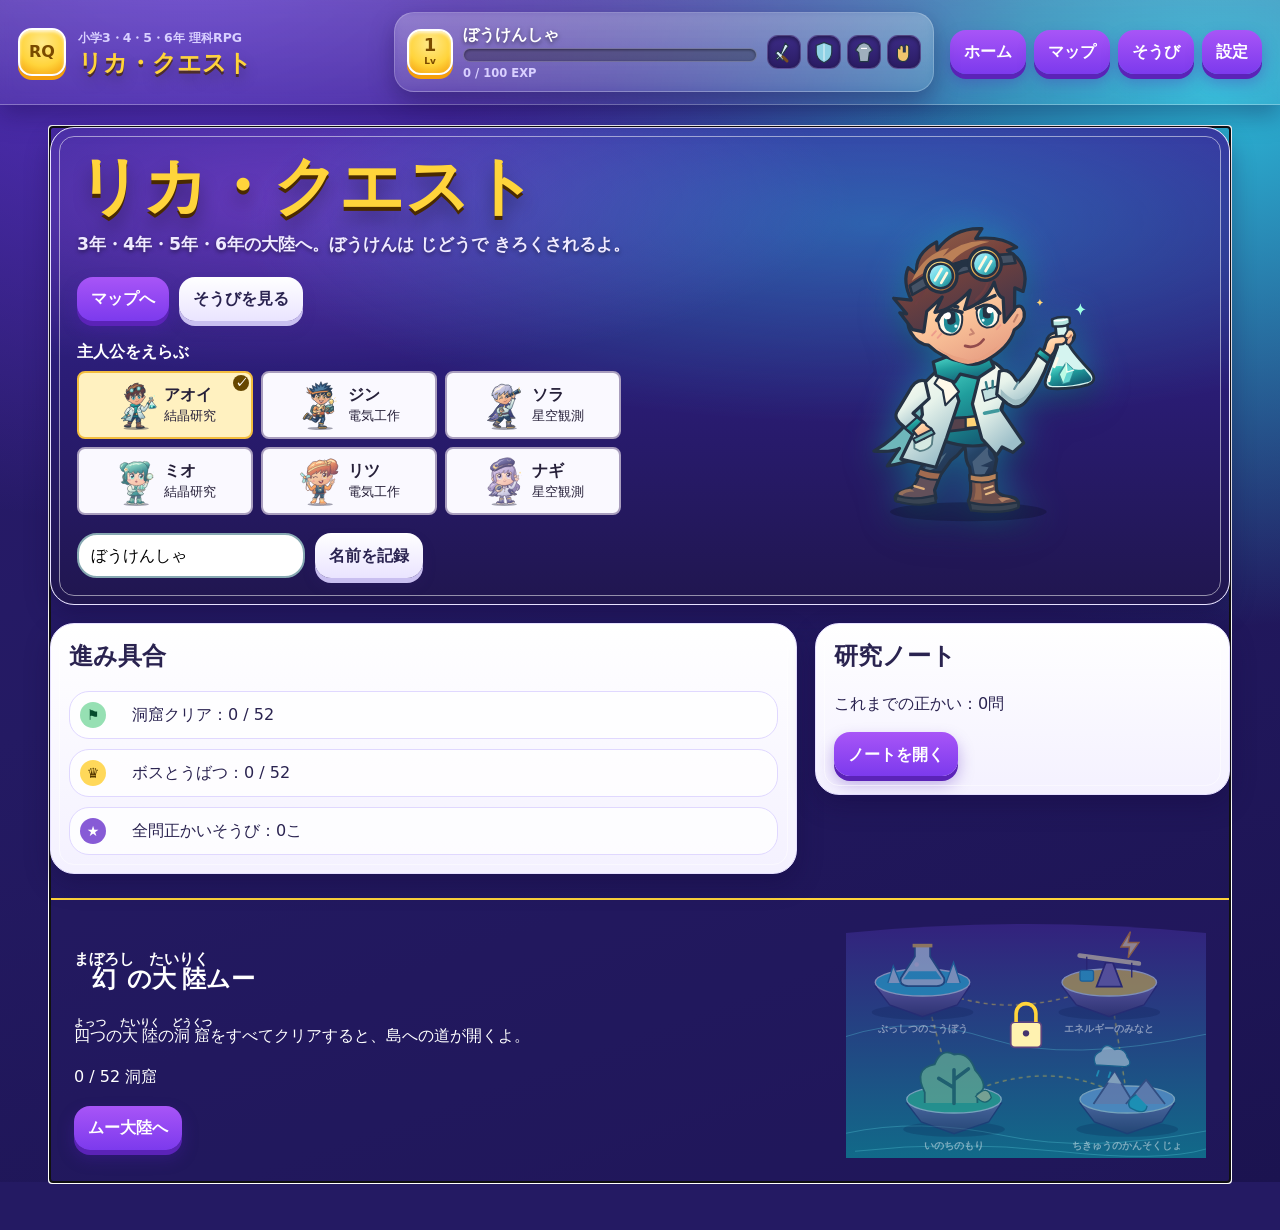
<file: index.html>
<!doctype html>
<html lang="ja">
  <head>
    <meta charset="utf-8">
    <meta name="viewport" content="width=device-width, initial-scale=1">
    <title>⚔️⚗️リカ・クエスト🔬⚔️</title>
    <link rel="stylesheet" href="css/style.css">
    <link rel="stylesheet" href="css/theme-rpg.css">
    <link rel="stylesheet" href="css/mu.css">
  </head>
  <body>
    <header class="app-header">
      <div class="brand-lockup" aria-label="リカ・クエスト">
        <span class="brand-mark" aria-hidden="true">RQ</span>
        <div>
          <p class="eyebrow">小学3・4・5・6年 理科RPG</p>
          <h1>リカ・クエスト</h1>
        </div>
      </div>
      <section id="status-bar" class="status-bar" aria-live="polite"></section>
      <nav class="top-nav" aria-label="メインメニュー">
        <button type="button" data-route="home">ホーム</button>
        <button type="button" data-route="map">マップ</button>
        <button type="button" data-route="inventory">そうび</button>
        <button type="button" data-route="settings">設定</button>
      </nav>
    </header>

    <main id="app" class="app-main" tabindex="-1"></main>

    <div id="modal-root" class="modal-root" aria-live="polite"></div>
    <div id="toast-root" class="toast-root" aria-live="polite"></div>

    <script src="data/curriculum.js"></script>
    <script src="data/curriculum-grades34.js"></script>
    <script src="data/readings.js"></script>
    <script src="data/monsters-data.js"></script>
    <script src="data/equipment-data.js"></script>
    <script src="data/companions.js"></script>
    <script src="data/grades34-content.js"></script>
    <script src="data/mu-quests.js"></script>
    <script src="data/mu-expansion.js"></script>
    <script src="data/questions/_template.js"></script>
    <script src="data/questions/g5_u01.js"></script>
    <script src="data/questions/g5_u02.js"></script>
    <script src="data/questions/g5_u03.js"></script>
    <script src="data/questions/g5_u04.js"></script>
    <script src="data/questions/g5_u05.js"></script>
    <script src="data/questions/g5_u06.js"></script>
    <script src="data/questions/g5_u07_solution.js"></script>
    <script src="data/questions/g5_u08.js"></script>
    <script src="data/questions/g5_u09.js"></script>
    <script src="data/questions/g5_u10.js"></script>
    <script src="data/questions/g6_u01_combustion.js"></script>
    <script src="data/questions/g6_u02_animal_body.js"></script>
    <script src="data/questions/g6_u03_plant_body.js"></script>
    <script src="data/questions/g6_u04_ecosystem.js"></script>
    <script src="data/questions/g6_u05_moon_sun.js"></script>
    <script src="data/questions/g6_u06_strata.js"></script>
    <script src="data/questions/g6_u07_changing_land.js"></script>
    <script src="data/questions/g6_u08_lever.js"></script>
    <script src="data/questions/g6_u09_electricity.js"></script>
    <script src="data/questions/g6_u10_aqueous.js"></script>
    <script src="data/questions/g6_u11_living_earth.js"></script>

    <script src="js/hero-studies.js"></script>
    <script src="js/svg.js"></script>
    <script src="data/questions/g3_flowering.js"></script>
    <script src="data/questions/g3_fruiting.js"></script>
    <script src="data/questions/g3_growth.js"></script>
    <script src="data/questions/g3_u01_spring.js"></script>
    <script src="data/questions/g3_u02_sowing.js"></script>
    <script src="data/questions/g3_u03_butterfly.js"></script>
    <script src="data/questions/g3_u04_wind_rubber.js"></script>
    <script src="data/questions/g3_u05_insects.js"></script>
    <script src="data/questions/g3_u06_sun_shadow.js"></script>
    <script src="data/questions/g3_u07_light.js"></script>
    <script src="data/questions/g3_u08_sound.js"></script>
    <script src="data/questions/g3_u09_weight.js"></script>
    <script src="data/questions/g3_u10_circuits.js"></script>
    <script src="data/questions/g3_u11_magnets.js"></script>
    <script src="data/questions/g4_autumn_life.js"></script>
    <script src="data/questions/g4_summer_life.js"></script>
    <script src="data/questions/g4_summer_stars.js"></script>
    <script src="data/questions/g4_u01_spring.js"></script>
    <script src="data/questions/g4_u02_movement.js"></script>
    <script src="data/questions/g4_u03_temperature.js"></script>
    <script src="data/questions/g4_u04_current.js"></script>
    <script src="data/questions/g4_u05_rain_ground.js"></script>
    <script src="data/questions/g4_u06_moon_stars.js"></script>
    <script src="data/questions/g4_u07_water_nature.js"></script>
    <script src="data/questions/g4_u08_air_water.js"></script>
    <script src="data/questions/g4_u09_volume_heat.js"></script>
    <script src="data/questions/g4_u10_warming.js"></script>
    <script src="data/questions/g4_u11_water_temperature.js"></script>
    <script src="data/questions/g4_u12_year_review.js"></script>
    <script src="data/questions/g4_winter_life.js"></script>
    <script src="data/questions/g4_winter_stars.js"></script>
    <script src="js/diagrams.js"></script>
    <script src="js/ui.js"></script>
    <script src="js/state.js"></script>
    <script src="js/equipment.js"></script>
    <script src="js/monsters.js"></script>
    <script src="js/rewards.js"></script>
    <script src="js/inventory.js"></script>
    <script src="js/map.js"></script>
    <script src="js/battle.js"></script>
    <script src="js/audio.js"></script>
    <script src="js/mu.js"></script>
    <script src="js/main.js"></script>
  </body>
</html>
</file>
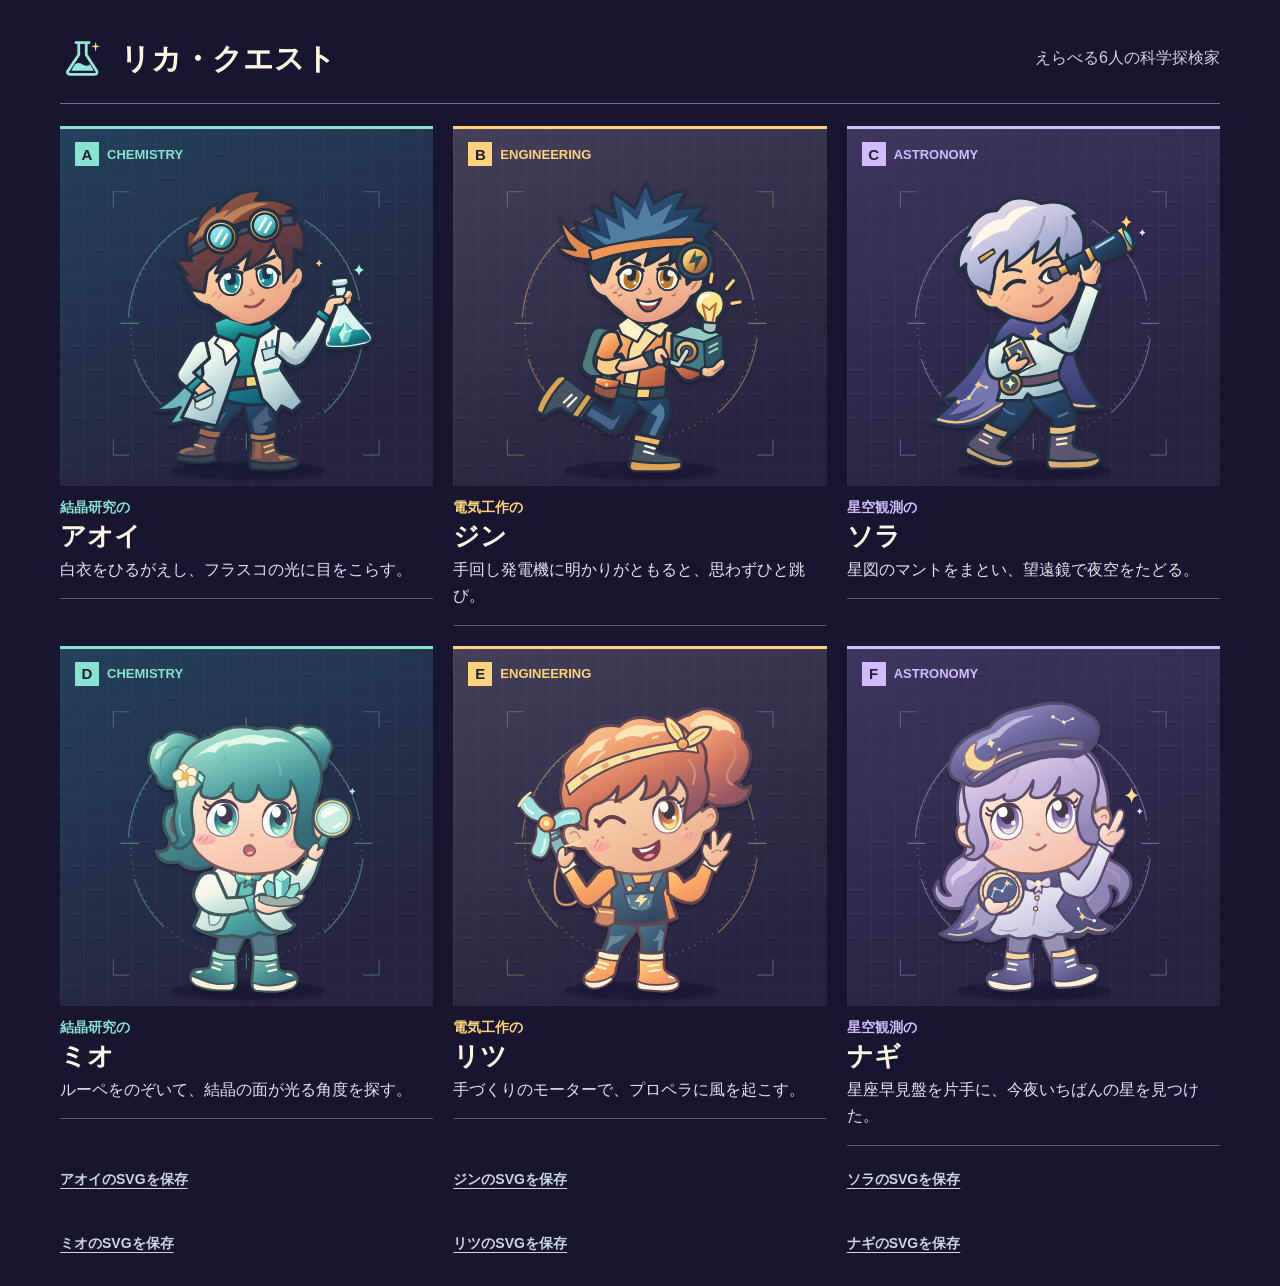
<file: docs/hero-studies.html>
<!doctype html>
<html lang="ja">
<head>
<meta charset="utf-8">
<meta name="viewport" content="width=device-width, initial-scale=1">
<title>リカ・クエスト｜6人の主人公</title>
<style>
*{box-sizing:border-box}
body{margin:0;background:#17152f;color:#fff8e4;font-family:"Hiragino Maru Gothic ProN","Yu Gothic UI","Meiryo",sans-serif}
main{max-width:1240px;margin:auto;padding:36px 40px 20px}
header{display:flex;align-items:center;gap:15px;padding-bottom:22px;border-bottom:1px solid #736b91}
header svg{width:45px;height:45px}
h1,h2,p{margin:0}
h1{font-size:30px;line-height:1.2}
header p{margin-left:auto;font-size:16px;color:#d5cbe5}
.lineup,.exports{display:grid;grid-template-columns:repeat(3,minmax(0,1fr));gap:20px}
.lineup{padding-top:22px}
article{--accent:#89e2d1;--shade:#23415a;min-width:0}
article:nth-child(3n+2){--accent:#ffd37a;--shade:#44405a}
article:nth-child(3n){--accent:#d3bbff;--shade:#3d365e}
.stage{position:relative;isolation:isolate;background:linear-gradient(155deg,var(--shade),#26223f 83%);border-top:3px solid var(--accent);overflow:hidden;min-height:360px}
.stage:before{content:"";position:absolute;inset:0;z-index:-1;background-image:linear-gradient(#d7f0ff08 1px,transparent 1px),linear-gradient(90deg,#d7f0ff08 1px,transparent 1px);background-size:24px 24px}
.lab{display:flex;gap:8px;align-items:center;color:var(--accent);font-size:13px;font-weight:700;padding:13px 15px 0}
.lab b{color:#211f37;background:var(--accent);width:24px;height:24px;display:grid;place-items:center;font-size:15px}
.plate{position:absolute;left:6%;width:88%;top:16%;height:77%;z-index:-1;color:var(--accent);opacity:.42}
.figure{height:320px;display:grid;place-items:center}
.figure svg{height:100%;width:100%;max-width:300px;filter:drop-shadow(0 3px 1px #12102355)}
figcaption{display:block;padding:13px 0 15px;border-bottom:1px solid #615770}
h2{font-size:26px;color:#fff7e6}
h2 small{display:block;color:var(--accent);font-size:14px;margin-bottom:2px}
figcaption p{color:#e9e0ef;font-size:16px;line-height:1.65;margin-top:3px}
figure{margin:0}
.exports{margin-top:12px}
a{min-height:44px;display:inline-flex;width:fit-content;align-items:center;gap:8px;color:#cbd5e7;font-weight:600;font-size:14px;text-underline-offset:4px}
a svg{width:16px;height:16px}
a:focus-visible{outline:3px solid #fbd056;outline-offset:3px}
@media(max-width:760px){main{padding:20px 16px}.lineup{gap:24px;grid-template-columns:1fr}.stage{min-height:300px}.figure{height:265px}header{flex-wrap:wrap;gap:8px}header p{margin-left:0;width:100%}.exports{display:flex;flex-wrap:wrap;gap:12px}}
</style>
</head>
<body>
<main>
<div id="sheet">
<header><svg viewBox="0 0 48 48" aria-hidden="true"><path d="M17 7H31M20 8V20L8 38Q7 41 12 41H36Q41 41 39 37L28 20V8" fill="none" stroke="#94e7d8" stroke-width="3" stroke-linecap="round" stroke-linejoin="round"/><path d="M16 30Q21 27 25 31Q29 33 32 30L36 37H12Z" fill="#94e7d8"/><path d="M38 6L39 10L43 11L39 12L38 17L37 12L33 11L37 10Z" fill="#ffd37a"/></svg><h1>リカ・クエスト</h1><p>えらべる6人の科学探検家</p></header>
<div class="lineup">
<article data-hero="aoi"><figure><div class="stage"><div class="lab"><b>A</b> CHEMISTRY</div><div class="figure"></div></div><figcaption><h2><small>結晶研究の</small>アオイ</h2><p>白衣をひるがえし、フラスコの光に目をこらす。</p></figcaption></figure></article>
<article data-hero="jin"><figure><div class="stage"><div class="lab"><b>B</b> ENGINEERING</div><div class="figure"></div></div><figcaption><h2><small>電気工作の</small>ジン</h2><p>手回し発電機に明かりがともると、思わずひと跳び。</p></figcaption></figure></article>
<article data-hero="sora"><figure><div class="stage"><div class="lab"><b>C</b> ASTRONOMY</div><div class="figure"></div></div><figcaption><h2><small>星空観測の</small>ソラ</h2><p>星図のマントをまとい、望遠鏡で夜空をたどる。</p></figcaption></figure></article>
<article data-hero="mio"><figure><div class="stage"><div class="lab"><b>D</b> CHEMISTRY</div><div class="figure"></div></div><figcaption><h2><small>結晶研究の</small>ミオ</h2><p>ルーペをのぞいて、結晶の面が光る角度を探す。</p></figcaption></figure></article>
<article data-hero="ritsu"><figure><div class="stage"><div class="lab"><b>E</b> ENGINEERING</div><div class="figure"></div></div><figcaption><h2><small>電気工作の</small>リツ</h2><p>手づくりのモーターで、プロペラに風を起こす。</p></figcaption></figure></article>
<article data-hero="nagi"><figure><div class="stage"><div class="lab"><b>F</b> ASTRONOMY</div><div class="figure"></div></div><figcaption><h2><small>星空観測の</small>ナギ</h2><p>星座早見盤を片手に、今夜いちばんの星を見つけた。</p></figcaption></figure></article>
</div></div>
<nav class="exports" aria-label="キャラクターをSVGで保存"></nav>
</main>
<script src="../js/hero-studies.js"></script>
<script>
(function(){
  const plate='<svg class="plate" aria-hidden="true" viewBox="0 0 240 240" fill="none" stroke="currentColor"><circle cx="120" cy="120" r="101" stroke-dasharray="1 5"/><path d="M17 115 A103 103 0 0 1 77 28 M171 30 A103 103 0 0 1 219 100 M222 133 A103 103 0 0 1 188 198 M48 193 A103 103 0 0 1 22 151 M10 120H26 M214 120H230 M120 10V25 M120 216V230"/><path d="M4 19V5H18 M222 5H236V19 M236 221V235H222 M18 235H4V221" opacity=".7"/></svg>';
  document.querySelectorAll('[data-hero]').forEach(function(article){
    const art=window.RikaHeroStudies.render(article.dataset.hero);
    article.querySelector('.figure').innerHTML=art;
    article.querySelector('.stage').insertAdjacentHTML('afterbegin',plate);
    const link=document.createElement('a');
    link.href=URL.createObjectURL(new Blob([art],{type:'image/svg+xml'}));
    link.download=article.dataset.hero+'.svg';
    link.textContent=article.querySelector('h2').lastChild.textContent+'のSVGを保存';
    document.querySelector('.exports').append(link);
  });
})();
</script>
</body></html>
</file>
<file: css/style.css>
:root {
  color-scheme: light;
  --bg: #eef7fb;
  --panel: #fffdf7;
  --panel-strong: #fff4cf;
  --ink: #1b2632;
  --muted: #566575;
  --line: #c9d7dd;
  --accent: #126c85;
  --accent-2: #d85a37;
  --success: #117a4b;
  --danger: #b2332e;
  --warning: #a86400;
  --focus: #ffc533;
  --shadow: 0 16px 40px rgba(25, 47, 62, 0.16);
  --radius: 8px;
}

* {
  box-sizing: border-box;
}

html {
  min-height: 100%;
  background: var(--bg);
}

body {
  margin: 0;
  min-height: 100vh;
  color: var(--ink);
  font-family: system-ui, -apple-system, BlinkMacSystemFont, "Segoe UI", sans-serif;
  font-size: 16px;
  line-height: 1.6;
  background:
    linear-gradient(180deg, rgba(255,255,255,0.65), rgba(238,247,251,0.2) 38%, rgba(230,241,229,0.78)),
    var(--bg);
}

button,
input,
select {
  font: inherit;
}

button {
  min-height: 44px;
  cursor: pointer;
}

button:disabled {
  cursor: not-allowed;
  opacity: 0.62;
}

button:focus-visible,
input:focus-visible,
[role="button"]:focus-visible {
  outline: 4px solid var(--focus);
  outline-offset: 2px;
}

ruby rt {
  font-size: 0.62em;
  color: #435462;
}

.app-header {
  position: sticky;
  top: 0;
  z-index: 20;
  display: grid;
  grid-template-columns: minmax(220px, 1.1fr) minmax(280px, 1.6fr) auto;
  gap: 16px;
  align-items: center;
  padding: 12px 18px;
  background: rgba(255, 253, 247, 0.94);
  border-bottom: 2px solid #d9c48c;
  box-shadow: 0 8px 22px rgba(40, 55, 72, 0.08);
  backdrop-filter: blur(10px);
}

.brand-lockup {
  display: flex;
  align-items: center;
  gap: 12px;
  min-width: 0;
}

.brand-mark {
  display: grid;
  place-items: center;
  width: 48px;
  height: 48px;
  border-radius: 8px;
  color: #fff;
  background: linear-gradient(135deg, #126c85, #31a37b);
  font-weight: 900;
  border: 3px solid #f4cc64;
  box-shadow: inset 0 -5px 0 rgba(0,0,0,0.14);
}

.brand-lockup h1 {
  margin: 0;
  font-size: clamp(1.15rem, 1.8vw, 1.7rem);
  line-height: 1.1;
  letter-spacing: 0;
}

.eyebrow {
  margin: 0 0 2px;
  color: var(--muted);
  font-size: 0.78rem;
  font-weight: 700;
}

.status-bar {
  display: grid;
  gap: 8px;
  min-width: 0;
}

.player-line {
  display: flex;
  flex-wrap: wrap;
  gap: 8px 14px;
  align-items: center;
}

.player-name {
  font-weight: 900;
}

.stat-chip {
  display: inline-flex;
  align-items: center;
  gap: 6px;
  min-height: 32px;
  padding: 3px 10px;
  border: 1px solid #d5c18f;
  border-radius: 999px;
  background: #fff8df;
  font-size: 0.88rem;
  font-weight: 800;
}

.exp-wrap {
  display: grid;
  grid-template-columns: 64px 1fr 92px;
  align-items: center;
  gap: 8px;
  font-size: 0.82rem;
  color: var(--muted);
}

.bar {
  position: relative;
  overflow: hidden;
  height: 14px;
  border-radius: 999px;
  border: 1px solid #8db6c1;
  background: #dfecef;
}

.bar > span {
  display: block;
  height: 100%;
  width: var(--value, 0%);
  background: linear-gradient(90deg, #2da36e, #ffc94a);
}

.top-nav {
  display: flex;
  flex-wrap: wrap;
  gap: 8px;
  justify-content: flex-end;
}

.top-nav button,
.primary-button,
.secondary-button,
.ghost-button,
.danger-button {
  border: 2px solid #25465a;
  border-radius: var(--radius);
  padding: 8px 14px;
  color: var(--ink);
  background: #fffdf7;
  font-weight: 900;
  box-shadow: inset 0 -3px 0 rgba(0,0,0,0.1);
}

.top-nav button:hover,
.primary-button:hover,
.secondary-button:hover,
.ghost-button:hover {
  transform: translateY(-1px);
}

.primary-button {
  color: #fff;
  background: linear-gradient(180deg, #197d91, #126276);
  border-color: #0d4656;
}

.secondary-button {
  background: #ffefbd;
  border-color: #8c6320;
}

.ghost-button {
  background: #f3f8f9;
}

.danger-button {
  color: #fff;
  background: #b2332e;
  border-color: #73201d;
}

.app-main {
  width: min(1180px, calc(100% - 28px));
  margin: 22px auto 48px;
}

.view-grid {
  display: grid;
  grid-template-columns: minmax(0, 1.35fr) minmax(280px, 0.75fr);
  gap: 18px;
  align-items: start;
}

.hero-panel,
.panel,
.unit-card,
.battle-panel {
  border: 2px solid #b89c58;
  border-radius: var(--radius);
  background: var(--panel);
  box-shadow: var(--shadow);
}

.hero-panel {
  overflow: hidden;
}

.hero-scene {
  min-height: 320px;
  padding: 26px;
  background:
    linear-gradient(180deg, rgba(70,160,186,0.22), rgba(255,255,255,0.55)),
    linear-gradient(135deg, #d9f1f3, #f9e8b8 58%, #d9e9d0);
}

.hero-content {
  display: grid;
  grid-template-columns: minmax(260px, 1fr) minmax(260px, 0.75fr);
  gap: 24px;
  align-items: center;
}

.hero-title {
  margin: 0 0 12px;
  font-size: clamp(2rem, 5vw, 4.3rem);
  line-height: 1.02;
  letter-spacing: 0;
}

.lead {
  max-width: 56ch;
  margin: 0 0 18px;
  color: #31414d;
  font-size: 1.08rem;
}

.button-row {
  display: flex;
  flex-wrap: wrap;
  gap: 10px;
  align-items: center;
}

.name-form {
  display: flex;
  flex-wrap: wrap;
  gap: 10px;
  margin-top: 18px;
}

.name-form input {
  min-height: 44px;
  min-width: min(280px, 100%);
  border: 2px solid #87a9b2;
  border-radius: var(--radius);
  padding: 8px 12px;
  background: #fff;
}

.home-dragon {
  min-height: 260px;
}

.panel {
  padding: 18px;
}

.panel h2,
.panel h3,
.unit-card h2,
.battle-panel h2 {
  margin-top: 0;
  line-height: 1.2;
  letter-spacing: 0;
}

.info-list {
  display: grid;
  gap: 10px;
  margin: 0;
  padding: 0;
  list-style: none;
}

.info-list li {
  display: grid;
  grid-template-columns: 42px 1fr;
  gap: 10px;
  align-items: start;
  padding: 10px;
  border: 1px solid var(--line);
  border-radius: var(--radius);
  background: #ffffffcc;
}

.grade-tabs,
.inventory-tabs {
  display: flex;
  flex-wrap: wrap;
  gap: 8px;
  margin-bottom: 14px;
}

.tab-button {
  min-width: 120px;
  border: 2px solid #356274;
  border-radius: var(--radius);
  padding: 8px 14px;
  background: #ecf7f9;
  font-weight: 900;
}

.tab-button.is-active {
  color: #fff;
  background: #126c85;
}

.map-layout {
  display: grid;
  grid-template-columns: minmax(0, 1fr) minmax(320px, 0.42fr);
  gap: 18px;
  align-items: start;
}

.map-shell {
  overflow: hidden;
  border: 2px solid #8fb2a2;
  border-radius: var(--radius);
  background: linear-gradient(180deg, #bfe7f0, #e9f6ef 55%, #cae2b7);
  box-shadow: var(--shadow);
}

.world-map {
  display: block;
  width: 100%;
  height: auto;
  min-height: 560px;
}

.map-node {
  cursor: pointer;
}

.map-node .node-ring {
  stroke-width: 5;
  filter: drop-shadow(0 5px 4px rgba(0,0,0,0.18));
}

.map-node.locked {
  cursor: not-allowed;
  opacity: 0.46;
}

.map-node.unlocked .node-ring {
  stroke: #ffcf45;
}

.map-node.basicCleared .node-ring {
  stroke: #2f9b6a;
}

.map-node.bossCleared .node-ring {
  stroke: #875bd6;
}

.map-node.perfected .node-ring {
  stroke: #f1b500;
  stroke-width: 8;
}

.node-label {
  fill: #152735;
  font-size: 15px;
  font-weight: 900;
  text-anchor: middle;
  paint-order: stroke;
  stroke: #fffdf7;
  stroke-width: 5px;
  stroke-linejoin: round;
}

.unit-card {
  padding: 18px;
  position: sticky;
  top: 112px;
}

.unit-meta {
  display: flex;
  flex-wrap: wrap;
  gap: 8px;
  margin: 10px 0;
}

.tag {
  display: inline-flex;
  align-items: center;
  min-height: 30px;
  padding: 3px 9px;
  border-radius: 999px;
  background: #edf6f8;
  border: 1px solid #9ec7d0;
  color: #214a5b;
  font-size: 0.83rem;
  font-weight: 800;
}

.tag.warn {
  background: #fff4d7;
  border-color: #d7a944;
  color: #6b4300;
}

.tag.good {
  background: #e7f7ec;
  border-color: #83bd94;
  color: #155b35;
}

.tag.rare-tag,
.rare-tag {
  color: #573800;
  background: #fff1ad;
  border-color: #d4a923;
}

.sub-list {
  margin: 12px 0;
  padding-left: 1.2em;
}

.monster-row,
.equipment-row,
.reward-row {
  display: flex;
  flex-wrap: wrap;
  gap: 8px;
  align-items: center;
}

.monster-mini {
  display: inline-grid;
  grid-template-columns: 42px minmax(0, 1fr);
  gap: 8px;
  align-items: center;
  min-width: 150px;
  padding: 6px 8px;
  border: 1px solid var(--line);
  border-radius: var(--radius);
  background: #ffffffcc;
  font-size: 0.88rem;
  font-weight: 800;
}

.monster-mini > span:first-child {
  display: block;
  width: 42px;
  height: 36px;
}

.monster-mini svg {
  display: block;
  width: 100%;
  height: 100%;
}

.battle-panel {
  padding: 18px;
}

.battle-grid {
  display: grid;
  grid-template-columns: minmax(250px, 0.55fr) minmax(0, 1fr);
  gap: 18px;
}

.enemy-stage {
  display: grid;
  gap: 12px;
  align-content: start;
  padding: 16px;
  border-radius: var(--radius);
  background: linear-gradient(180deg, #dff5f7, #f9f0d3);
  border: 2px solid #93b8bb;
}

.battle-panel.tier-bonus .enemy-stage {
  background: linear-gradient(180deg, #fff5bf, #e8f8ff);
  border-color: #d4a923;
  box-shadow: inset 0 0 0 2px rgba(255, 216, 90, 0.42);
}

.enemy-art {
  min-height: 230px;
  display: grid;
  place-items: center;
}

.battle-monster {
  display: block;
  width: min(100%, 280px);
  max-width: 280px;
  aspect-ratio: 11 / 9;
}

.battle-monster svg {
  display: block;
  width: 100%;
  height: 100%;
  overflow: visible;
}

.monster-fallback {
  display: grid;
  place-items: center;
  width: 180px;
  height: 150px;
  border: 4px solid #274255;
  border-radius: 50%;
  background: #fff7d1;
  color: #274255;
  font-size: 4rem;
  font-weight: 900;
}

.battle-stats {
  display: grid;
  gap: 8px;
}

.question-card {
  display: grid;
  gap: 14px;
}

.question-count {
  color: var(--muted);
  font-weight: 800;
}

.question-stem {
  margin: 0;
  padding: 14px;
  border-left: 6px solid var(--accent);
  border-radius: var(--radius);
  background: #f4fbfc;
  font-size: 1.15rem;
  font-weight: 800;
}

.choice-grid {
  display: grid;
  grid-template-columns: repeat(2, minmax(0, 1fr));
  gap: 10px;
}

.choice-grid.ox {
  grid-template-columns: repeat(2, minmax(120px, 220px));
}

.choice-button {
  min-height: 70px;
  border: 2px solid #496273;
  border-radius: var(--radius);
  padding: 12px;
  background: #fff;
  color: var(--ink);
  text-align: left;
  font-weight: 900;
  box-shadow: inset 0 -4px 0 rgba(0,0,0,0.08);
}

.choice-button.is-correct {
  border-color: var(--success);
  background: #e7f7ec;
}

.choice-button.is-wrong {
  border-color: var(--danger);
  background: #ffe9e7;
}

.feedback {
  display: none;
  padding: 14px;
  border-radius: var(--radius);
  border: 2px solid var(--line);
  background: #fffdf7;
}

.feedback.is-visible {
  display: grid;
  gap: 8px;
}

.feedback.good {
  border-color: var(--success);
}

.feedback.bad {
  border-color: var(--danger);
}

.feedback-mark {
  font-size: 1.3rem;
  font-weight: 900;
}

.battle-tools {
  display: flex;
  flex-wrap: wrap;
  gap: 8px;
}

.inventory-grid,
.collection-grid {
  display: grid;
  grid-template-columns: repeat(auto-fit, minmax(220px, 1fr));
  gap: 12px;
}

.inventory-card,
.collection-card {
  display: grid;
  gap: 8px;
  padding: 14px;
  border: 2px solid #d2bf88;
  border-radius: var(--radius);
  background: #fffdf7;
}

.rare-equipment-grid {
  margin-top: 10px;
}

.rare-card {
  border-color: #d4a923;
  background:
    linear-gradient(180deg, rgba(255, 240, 161, 0.9), rgba(255, 253, 247, 0.95));
  box-shadow: 0 0 0 2px rgba(255, 216, 90, 0.28);
}

.rare-card.is-locked {
  border-style: dashed;
  color: #6d6d6d;
  background: #f1eee2;
  box-shadow: none;
}

.rare-card-head {
  display: grid;
  grid-template-columns: 54px minmax(0, 1fr);
  gap: 10px;
  align-items: center;
}

.rare-card h4 {
  margin: 0 0 4px;
  font-size: 1rem;
  line-height: 1.25;
}

.rare-mark {
  display: inline-grid;
  place-items: center;
  width: 24px;
  height: 24px;
  margin-right: 4px;
  border-radius: 50%;
  color: #573800;
  background: #ffd85a;
  border: 1px solid #8b6500;
  font-weight: 900;
}

.rare-silhouette {
  display: grid;
  place-items: center;
  width: 48px;
  height: 48px;
  border-radius: 8px;
  color: #573800;
  background: #fff1ad;
  border: 2px solid #d4a923;
  font-size: 1.4rem;
  font-weight: 900;
}

.rare-card.is-locked .rare-silhouette {
  color: #777;
  background: #d8d5cc;
  border-color: #aaa;
}

.equipment-slot {
  display: grid;
  grid-template-columns: 48px 1fr;
  gap: 10px;
  align-items: center;
}

.settings-grid {
  display: grid;
  gap: 14px;
}

.toggle-line {
  display: flex;
  justify-content: space-between;
  gap: 12px;
  align-items: center;
  padding: 12px;
  border: 1px solid var(--line);
  border-radius: var(--radius);
  background: #fff;
}

.toggle-line input {
  width: 24px;
  height: 24px;
}

.modal-root {
  position: fixed;
  inset: 0;
  z-index: 50;
  display: none;
  place-items: center;
  padding: 20px;
  background: rgba(10, 20, 29, 0.45);
}

.modal-root.is-open {
  display: grid;
}

.modal-card {
  width: min(560px, 100%);
  max-height: min(760px, calc(100vh - 40px));
  overflow: auto;
  padding: 18px;
  border: 3px solid #8a6122;
  border-radius: var(--radius);
  background: #fffdf7;
  box-shadow: var(--shadow);
}

.modal-actions {
  display: flex;
  flex-wrap: wrap;
  justify-content: flex-end;
  gap: 8px;
  margin-top: 16px;
}

.toast-root {
  position: fixed;
  right: 16px;
  bottom: 16px;
  z-index: 70;
  display: grid;
  gap: 8px;
  width: min(360px, calc(100% - 32px));
}

.toast {
  padding: 12px 14px;
  border: 2px solid #2b5668;
  border-radius: var(--radius);
  color: #fff;
  background: #183948;
  box-shadow: var(--shadow);
  font-weight: 800;
}

.empty-state {
  padding: 16px;
  border: 2px dashed #a8bbc3;
  border-radius: var(--radius);
  background: #f7fbfc;
  color: var(--muted);
  font-weight: 800;
}

.sr-only {
  position: absolute;
  width: 1px;
  height: 1px;
  padding: 0;
  margin: -1px;
  overflow: hidden;
  clip: rect(0,0,0,0);
  white-space: nowrap;
  border: 0;
}

@media (max-width: 980px) {
  .app-header {
    grid-template-columns: 1fr;
  }

  .top-nav {
    justify-content: flex-start;
  }

  .view-grid,
  .map-layout,
  .battle-grid,
  .hero-content {
    grid-template-columns: 1fr;
  }

  .unit-card {
    position: static;
  }
}

@media (max-width: 640px) {
  .app-main {
    width: min(100% - 18px, 1180px);
    margin-top: 12px;
  }

  .app-header {
    padding: 10px;
  }

  .brand-mark {
    width: 42px;
    height: 42px;
  }

  .top-nav button {
    flex: 1 1 44%;
  }

  .exp-wrap {
    grid-template-columns: 1fr;
  }

  .hero-scene {
    min-height: auto;
    padding: 18px;
  }

  .choice-grid,
  .choice-grid.ox {
    grid-template-columns: 1fr;
  }

  .world-map {
    min-height: 500px;
  }
}

/* ------------------------------------------------------------------
   Rika Quest visual refresh: magic x science adventure theme
   ------------------------------------------------------------------ */
:root {
  --bg1: #241a63;
  --bg2: #3a1f8c;
  --bg3: #4c2bb0;
  --bgglow: #6d4fe0;
  --magic: #a855f7;
  --magicD: #7c3aed;
  --energy: #22d3ee;
  --energyD: #0e93b3;
  --gold: #ffd43b;
  --goldD: #f59e0b;
  --danger: #fb6f8e;
  --dangerD: #e11d48;
  --heal: #34d399;
  --healD: #059669;
  --card: #ffffff;
  --card2: #f2efff;
  --ink: #2a2350;
  --inkSoft: #6a6398;
  --round: "Hiragino Maru Gothic ProN", "Rounded Mplus 1c", "Hiragino Kaku Gothic ProN", "Yu Gothic UI", "Meiryo", system-ui, sans-serif;
  --sh-soft: 0 10px 24px rgba(20, 10, 60, .35);
  --r-btn: 16px;
  --r-panel: 20px;
  --r-card: 24px;
  --r-stage: 26px;
  --focus: #fff;
  --radius: var(--r-panel);
  --line: #ded6ff;
  --muted: var(--inkSoft);
  --accent: var(--energy);
  --success: var(--healD);
  --warning: var(--goldD);
  --shadow: var(--sh-soft);
  --panel: linear-gradient(180deg, #fff, #f4f1ff);
}

html {
  background: var(--bg1);
}

body {
  color: #fff;
  font-family: var(--round);
  background:
    radial-gradient(120% 90% at 15% -5%, #5b34c9 0%, transparent 55%),
    radial-gradient(120% 90% at 95% 8%, #2bb6d6 0%, transparent 50%),
    linear-gradient(160deg, #2a1a6e 0%, #241a63 45%, #1b1350 100%);
}

ruby rt {
  color: var(--inkSoft);
  font-weight: 800;
}

.app-header {
  grid-template-columns: minmax(210px, .9fr) minmax(300px, 1.35fr) auto;
  background: linear-gradient(180deg, rgba(255,255,255,.16), rgba(255,255,255,.06));
  border: 1px solid rgba(255,255,255,.22);
  border-width: 0 0 1px;
  box-shadow: var(--sh-soft);
  backdrop-filter: blur(6px);
}

.brand-mark {
  border-radius: 14px;
  color: #7a4a00;
  background: radial-gradient(circle at 50% 30%, #ffe98a, var(--gold) 60%, var(--goldD));
  border: 2px solid #fff;
  box-shadow: 0 4px 0 var(--goldD), inset 0 2px 3px rgba(255,255,255,.7);
}

.brand-lockup h1 {
  color: var(--gold);
  font-weight: 900;
  text-shadow: 0 3px 0 rgba(74,42,0,.75), 0 8px 14px rgba(0,0,0,.35);
}

.eyebrow {
  color: #d9d0ff;
  font-weight: 900;
}

.hud {
  display: flex;
  align-items: center;
  gap: 10px;
  min-width: 0;
  padding: 9px 12px;
  border: 1px solid rgba(255,255,255,.22);
  border-radius: 20px;
  background: linear-gradient(180deg, rgba(255,255,255,.16), rgba(255,255,255,.06));
  box-shadow: var(--sh-soft);
  backdrop-filter: blur(4px);
}

.lv {
  display: flex;
  flex-direction: column;
  align-items: center;
  justify-content: center;
  flex: 0 0 auto;
  width: 46px;
  height: 46px;
  border: 2px solid #fff;
  border-radius: 14px;
  color: #7a4a00;
  background: radial-gradient(circle at 50% 30%, #ffe98a, var(--gold) 60%, var(--goldD));
  box-shadow: 0 4px 0 var(--goldD), inset 0 2px 3px rgba(255,255,255,.7);
}

.lv b {
  font-size: 18px;
  line-height: 1;
}

.lv small {
  font-size: 9px;
  font-weight: 900;
}

.who {
  flex: 1 1 auto;
  min-width: 0;
}

.who .name,
.player-name {
  color: #fff;
  font-weight: 900;
  text-shadow: 0 2px 4px rgba(0,0,0,.5);
}

.exp-text {
  margin-top: 2px;
  color: #d9d0ff;
  font-size: .72rem;
  font-weight: 900;
}

.gear {
  display: flex;
  gap: 6px;
}

.slot {
  display: grid;
  place-items: center;
  width: 34px;
  height: 34px;
  border: 1px solid rgba(255,255,255,.18);
  border-radius: 11px;
  color: #fff;
  background: linear-gradient(180deg, #3c2b86, #2a1c63);
  box-shadow: inset 0 2px 4px rgba(0,0,0,.4);
}

.slot.rare,
.inventory-card:has(.rare-mark),
.rare-card.is-owned,
.tag.rare-tag {
  animation: rareGlow 1.8s ease-in-out infinite;
}

.slot.rare {
  border: 2px solid #fff;
  color: #7a4a00;
  background: linear-gradient(180deg, #ffe98a, var(--gold));
  box-shadow: 0 0 12px rgba(255,212,59,.9), inset 0 2px 3px rgba(255,255,255,.8);
}

.xp,
.bar {
  position: relative;
  overflow: hidden;
  height: 14px;
  border: 1px solid rgba(255,255,255,.2);
  border-radius: 999px;
  background: rgba(0,0,0,.28);
  box-shadow: inset 0 1px 3px rgba(0,0,0,.45);
}

.xp > i,
.bar > span {
  display: block;
  height: 100%;
  width: var(--value, 0%);
  border-radius: inherit;
  background: linear-gradient(90deg, #a7f3d0, var(--heal) 60%, var(--healD));
  box-shadow: 0 0 8px rgba(52,211,153,.8);
  transition: width .5s cubic-bezier(.2,.8,.2,1);
}

.xp > i::after,
.bar > span::after {
  content: "";
  display: block;
  height: 50%;
  border-radius: 999px 999px 0 0;
  background: linear-gradient(180deg, rgba(255,255,255,.55), transparent);
}

.top-nav button,
.primary-button,
.secondary-button,
.ghost-button,
.danger-button,
.tab-button,
.choice-button {
  min-height: 44px;
  border: 0;
  border-radius: var(--r-btn);
  font-family: var(--round);
  font-weight: 900;
  transition: transform .08s, box-shadow .08s, filter .12s;
}

.top-nav button,
.primary-button,
.tab-button.is-active {
  color: #fff;
  background: linear-gradient(180deg, var(--magic), var(--magicD));
  box-shadow: 0 5px 0 #5b23b8, 0 8px 16px rgba(80,30,180,.35);
}

.secondary-button,
.tab-button,
.ghost-button {
  color: var(--ink);
  background: linear-gradient(180deg, #fff, #eae4ff);
  box-shadow: 0 5px 0 #c9bff0, 0 8px 14px rgba(60,40,120,.18);
}

.danger-button {
  color: #fff;
  background: linear-gradient(180deg, var(--danger), var(--dangerD));
  box-shadow: 0 5px 0 #a30f36, 0 8px 14px rgba(225,29,72,.22);
}

.top-nav button:active,
.primary-button:active,
.secondary-button:active,
.ghost-button:active,
.danger-button:active,
.tab-button:active,
.choice-button:active {
  transform: translateY(4px);
  box-shadow: 0 1px 0 rgba(0,0,0,.25);
}

.app-main {
  animation: viewIn .22s ease-out;
}

.panel,
.hero-panel,
.unit-card,
.battle-panel,
.inventory-card,
.collection-card,
.modal-card {
  border: 1px solid #e6e0ff;
  border-radius: var(--r-card);
  color: var(--ink);
  background: linear-gradient(180deg, #fff, #f4f1ff);
  box-shadow: var(--sh-soft), inset 0 2px 0 #fff;
}

.rpg-frame::before {
  inset: 8px;
  border-color: rgba(255,255,255,.52);
  border-radius: calc(var(--r-card) - 9px);
}

.hero-scene {
  background:
    radial-gradient(90% 70% at 70% 20%, rgba(34,211,238,.35), transparent 60%),
    radial-gradient(80% 60% at 20% 15%, rgba(168,85,247,.4), transparent 60%),
    linear-gradient(180deg, #3a2a9a 0%, #2a1c74 55%, #20164f 100%);
}

.hero-title {
  color: var(--gold);
  font-weight: 900;
  text-shadow: 0 4px 0 #4a2a00, 0 12px 18px rgba(0,0,0,.35);
}

.lead,
.hero-panel p {
  color: #efeaff;
  font-weight: 800;
  text-shadow: 0 2px 4px rgba(0,0,0,.45);
}

.home-dragon,
.home-hero {
  display: grid;
  place-items: center;
  min-height: 270px;
}

.home-hero svg,
.home-dragon svg {
  width: min(100%, 270px);
  height: auto;
  filter: drop-shadow(0 0 18px rgba(34,211,238,.45)) drop-shadow(0 10px 12px rgba(0,0,0,.35));
  animation: floaty 3.2s ease-in-out infinite;
}

.info-list li,
.toggle-line,
.empty-state {
  border-color: #e0d8ff;
  border-radius: var(--r-panel);
  background: rgba(255,255,255,.82);
}

.grade-tabs,
.inventory-tabs {
  padding: 8px;
  border: 1px solid rgba(255,255,255,.16);
  border-radius: var(--r-panel);
  background: rgba(255,255,255,.08);
  box-shadow: var(--sh-soft);
}

.map-shell {
  border: 1px solid rgba(255,255,255,.18);
  border-radius: var(--r-stage);
  background:
    radial-gradient(70% 90% at 80% 20%, rgba(34,211,238,.3), transparent 60%),
    linear-gradient(160deg, #3a2a9a, #241a63);
  box-shadow: var(--sh-soft);
}

.world-map {
  filter: drop-shadow(0 10px 18px rgba(0,0,0,.28));
}

.map-node .node-ring {
  stroke: #fff;
  stroke-width: 4;
  filter: drop-shadow(0 6px 0 rgba(0,0,0,.3));
}

.map-node.unlocked .node-ring,
.map-node.perfected .node-ring {
  animation: rareGlow 1.8s ease-in-out infinite;
}

.node-label {
  fill: #fff;
  stroke: rgba(42,26,110,.85);
  text-shadow: 0 2px 4px rgba(0,0,0,.5);
}

.tag,
.bonus-label {
  border: 0;
  color: #fff;
  background: linear-gradient(180deg, var(--energy), var(--energyD));
  box-shadow: 0 3px 0 rgba(14,147,179,.5);
}

.tag.warn {
  color: #7a4a00;
  background: linear-gradient(180deg, #ffe98a, var(--gold));
  box-shadow: 0 3px 0 var(--goldD);
}

.tag.good {
  color: #06492f;
  background: linear-gradient(180deg, #a7f3d0, var(--heal));
  box-shadow: 0 3px 0 var(--healD);
}

.tag.rare-tag,
.rare-tag {
  color: #7a4a00;
  background: linear-gradient(180deg, #ffe98a, var(--gold));
  box-shadow: 0 3px 0 var(--goldD), 0 0 12px rgba(255,212,59,.55);
}

.monster-mini,
.inventory-card,
.collection-card {
  border: 1px solid #ded6ff;
  border-radius: var(--r-card);
  background: linear-gradient(180deg, #fff, #f4f1ff);
  box-shadow: 0 8px 18px rgba(20,10,60,.16), inset 0 2px 0 #fff;
}

.monster-mini svg,
.collection-card svg {
  filter: drop-shadow(0 0 10px rgba(34,211,238,.35));
}

.monster-figure {
  display: block;
}

.monster-figure svg {
  display: block;
  width: 100%;
  height: 100%;
  overflow: visible;
}

.monster-figure.theme-sky { filter: drop-shadow(0 0 14px rgba(34,211,238,.55)); }
.monster-figure.theme-plant { filter: drop-shadow(0 0 14px rgba(52,211,153,.45)); }
.monster-figure.theme-life { filter: drop-shadow(0 0 14px rgba(251,111,142,.45)); }
.monster-figure.theme-water { filter: drop-shadow(0 0 14px rgba(34,211,238,.45)); }
.monster-figure.theme-solution { filter: drop-shadow(0 0 16px rgba(34,211,238,.6)); }
.monster-figure.theme-electric { filter: drop-shadow(0 0 16px rgba(255,212,59,.62)); }
.monster-figure.theme-physics { filter: drop-shadow(0 0 14px rgba(255,212,59,.38)); }
.monster-figure.theme-fire { filter: drop-shadow(0 0 16px rgba(251,111,142,.55)); }
.monster-figure.theme-body { filter: drop-shadow(0 0 16px rgba(251,111,142,.48)); }
.monster-figure.theme-space { filter: drop-shadow(0 0 16px rgba(168,85,247,.6)); }
.monster-figure.theme-earth { filter: drop-shadow(0 0 14px rgba(245,158,11,.48)); }
.monster-figure.theme-chem { filter: drop-shadow(0 0 16px rgba(168,85,247,.55)); }
.monster-figure.theme-eco { filter: drop-shadow(0 0 16px rgba(52,211,153,.48)); }

.rare-card {
  border: 2px solid var(--gold);
  background: linear-gradient(180deg, #fff7c7, #fff);
}

.rare-card.is-locked {
  background: linear-gradient(180deg, #eeeaf8, #fff);
  filter: grayscale(.35);
}

.battle-panel {
  overflow: hidden;
  background: transparent;
  box-shadow: none;
  border: 0;
  padding: 0;
}

.battle-topbar {
  display: flex;
  justify-content: space-between;
  align-items: center;
  gap: 10px;
  margin-bottom: 12px;
}

.battle-stage {
  position: relative;
  min-height: 330px;
  overflow: hidden;
  border: 1px solid rgba(255,255,255,.14);
  border-radius: var(--r-stage);
  background:
    radial-gradient(90% 70% at 70% 20%, rgba(34,211,238,.35), transparent 60%),
    radial-gradient(80% 60% at 20% 15%, rgba(168,85,247,.4), transparent 60%),
    linear-gradient(180deg, #3a2a9a 0%, #2a1c74 55%, #20164f 100%);
  box-shadow: var(--sh-soft);
}

.stage-orb {
  position: absolute;
  border-radius: 50%;
  filter: blur(14px);
  opacity: .55;
  animation: drift 9s ease-in-out infinite;
}

.stage-orb.a {
  width: 130px;
  height: 130px;
  left: -20px;
  top: 22px;
  background: #4fd0ff;
}

.stage-orb.b {
  width: 96px;
  height: 96px;
  right: -10px;
  top: 132px;
  background: #b06bff;
  animation-delay: -3s;
}

.stage-orb.c {
  width: 64px;
  height: 64px;
  left: 62%;
  top: -10px;
  background: var(--gold);
  animation-delay: -6s;
}

.stage-ground {
  position: absolute;
  left: 0;
  right: 0;
  bottom: 0;
  height: 84px;
  border-top: 2px solid rgba(255,255,255,.14);
  background: radial-gradient(60% 120% at 50% 0%, rgba(124,58,237,.55), rgba(20,15,60,.9));
}

.stage-ground::before {
  content: "";
  position: absolute;
  left: 50%;
  bottom: 14px;
  width: 240px;
  height: 38px;
  border-radius: 50%;
  transform: translateX(-50%);
  background: radial-gradient(closest-side, rgba(34,211,238,.5), transparent);
}

.enemy-bar {
  position: absolute;
  z-index: 4;
  top: 14px;
  left: 16px;
  right: 16px;
}

.enemy-bar-row {
  display: flex;
  align-items: center;
  justify-content: space-between;
  gap: 10px;
  margin-bottom: 6px;
  color: #fff;
  font-weight: 900;
  text-shadow: 0 2px 4px rgba(0,0,0,.5);
}

.enemy-bar .bar > span {
  background: linear-gradient(90deg, #ffd0d9, var(--danger) 55%, var(--dangerD));
  box-shadow: 0 0 8px rgba(251,111,142,.8);
}

.enemy-stage {
  position: absolute;
  inset: 52px 0 0;
  display: block;
  padding: 0;
  border: 0;
  background: transparent;
}

.enemy-art {
  position: absolute;
  z-index: 3;
  top: 36px;
  left: 50%;
  min-height: 0;
  transform: translateX(-50%);
}

.enemy-art.hit {
  animation: hitFlash .4s;
}

.battle-monster {
  width: min(48vw, 280px);
  min-width: 180px;
  filter: drop-shadow(0 0 18px rgba(34,211,238,.55));
  animation: floaty 3s ease-in-out infinite;
}

.battle-panel.tier-boss .battle-monster,
.battle-panel.tier-bonus .battle-monster {
  width: min(52vw, 330px);
  filter: drop-shadow(0 0 20px rgba(168,85,247,.75));
}

.battle-panel.tier-bonus .battle-monster {
  filter: drop-shadow(0 0 26px rgba(255,212,59,.9));
}

.battle-hero {
  position: absolute;
  z-index: 4;
  left: 12px;
  bottom: 10px;
  width: 126px;
  filter: drop-shadow(0 8px 10px rgba(0,0,0,.4));
  animation: floaty 3.4s ease-in-out infinite;
}

.battle-hero svg {
  display: block;
  width: 100%;
  height: auto;
}

.battle-stage .battle-stats {
  position: absolute;
  z-index: 5;
  right: 14px;
  bottom: 14px;
  max-width: min(360px, calc(100% - 150px));
}

.battle-stage .reward-row {
  justify-content: flex-end;
}

.battle-stage .quest-log {
  display: none;
}

.hp-hearts {
  justify-content: flex-end;
}

.heart {
  width: auto;
  height: auto;
  border: 0;
  color: #ff557c;
  background: transparent;
  font-size: 1.45rem;
  filter: drop-shadow(0 2px 2px rgba(0,0,0,.4));
}

.heart::before {
  content: "❤️";
}

.heart {
  font-size: 0;
}

.heart.is-empty {
  opacity: .28;
  filter: grayscale(1);
}

.battle-flash {
  position: absolute;
  inset: 0;
  z-index: 8;
  pointer-events: none;
  display: grid;
  place-items: center;
}

.battle-word {
  opacity: 0;
  color: var(--gold);
  font-size: clamp(1.6rem, 5vw, 2.6rem);
  font-weight: 900;
  text-shadow: 0 3px 0 rgba(0,0,0,.35), 0 0 18px currentColor;
}

.battle-word.good {
  color: var(--gold);
}

.battle-word.bad {
  color: #ff9db0;
}

.battle-word.show {
  animation: wordPop .7s;
}

.spark {
  position: absolute;
  z-index: 9;
  width: 12px;
  height: 12px;
  border-radius: 3px;
  pointer-events: none;
  background: linear-gradient(180deg, #fff, var(--gold));
  box-shadow: 0 0 8px var(--gold);
  animation: sparkFly .7s ease-out forwards;
}

.battle-stage.shake {
  animation: stageShake .3s;
}

.question-card {
  margin-top: 14px;
  padding: 16px;
  border: 1px solid #e6e0ff;
  border-radius: var(--r-card);
  color: var(--ink);
  background: linear-gradient(180deg, #fff, #f4f1ff);
  box-shadow: var(--sh-soft), inset 0 2px 0 #fff;
}

.question-count {
  display: inline-flex;
  width: fit-content;
  min-height: 30px;
  align-items: center;
  padding: 3px 10px;
  border-radius: 999px;
  color: #fff;
  background: linear-gradient(180deg, var(--energy), var(--energyD));
  box-shadow: 0 3px 0 rgba(14,147,179,.5);
}

.question-stem {
  border-left: 0;
  border-radius: var(--r-panel);
  color: var(--ink);
  background: #fff;
  box-shadow: inset 0 0 0 2px #efeaff;
}

.choice-button {
  min-height: 72px;
  border: 0;
  padding: 14px 12px;
  text-align: left;
  color: var(--ink);
  background: linear-gradient(180deg, #fff, #eae4ff);
  box-shadow: 0 5px 0 #c9bff0, 0 8px 14px rgba(60,40,120,.18);
}

.choice-prefix {
  display: inline-grid;
  place-items: center;
  width: 26px;
  height: 26px;
  margin-right: 8px;
  border-radius: 8px;
  color: #fff;
  background: linear-gradient(180deg, #b9a8ff, var(--magicD));
}

.choice-button.is-correct {
  background: linear-gradient(180deg, #c9ffe4, #7ef0b6);
  box-shadow: 0 5px 0 var(--healD);
  animation: goodShake .5s;
}

.choice-button.is-wrong {
  background: linear-gradient(180deg, #ffd7de, #ff9db0);
  box-shadow: 0 5px 0 var(--dangerD);
}

.choice-button.is-correct::after,
.choice-button.is-wrong::after {
  float: right;
  font-size: 1.2rem;
  font-weight: 900;
}

.choice-button.is-correct::after {
  content: "✓";
  color: var(--healD);
}

.choice-button.is-wrong::after {
  content: "✗";
  color: var(--dangerD);
}

.feedback {
  border: 2px solid #e0d8ff;
  border-radius: var(--r-panel);
  background: #fff;
}

.feedback.good {
  border-color: var(--heal);
}

.feedback.bad {
  border-color: var(--danger);
}

.modal-root {
  background: radial-gradient(circle at 50% 40%, rgba(80,40,160,.55), rgba(10,6,30,.85));
}

.modal-card {
  border: 2px solid rgba(255,255,255,.3);
  background: linear-gradient(180deg, #fff, #f4f1ff);
  animation: pop .25s ease-out;
}

.toast {
  border: 1px solid rgba(255,255,255,.2);
  border-radius: var(--r-panel);
  background: linear-gradient(180deg, #3c2b86, #2a1c63);
  box-shadow: var(--sh-soft);
}

@keyframes floaty {
  0%, 100% { transform: translateY(0); }
  50% { transform: translateY(-9px); }
}

@keyframes drift {
  0%, 100% { transform: translate(0,0); }
  50% { transform: translate(12px,-14px); }
}

@keyframes hitFlash {
  0% { filter: drop-shadow(0 0 18px #fff) brightness(2); }
  30% { transform: translateX(-50%) translateY(-8px) rotate(-4deg); }
  60% { transform: translateX(-50%) rotate(3deg); }
  100% { transform: translateX(-50%); }
}

@keyframes pop {
  0% { transform: scale(.72); opacity: 0; }
  60% { transform: scale(1.08); }
  100% { transform: scale(1); opacity: 1; }
}

@keyframes viewIn {
  0% { transform: scale(.985); opacity: 0; }
  100% { transform: scale(1); opacity: 1; }
}

@keyframes wordPop {
  0% { transform: scale(.4) translateY(20px); opacity: 0; }
  25% { transform: scale(1.15); opacity: 1; }
  75% { opacity: 1; }
  100% { transform: scale(1) translateY(-18px); opacity: 0; }
}

@keyframes goodShake {
  0%, 100% { transform: translateY(0); }
  25% { transform: translateY(-3px) rotate(-1deg); }
  75% { transform: translateY(-1px) rotate(1deg); }
}

@keyframes rareGlow {
  0%, 100% { box-shadow: 0 0 10px rgba(255,212,59,.7), inset 0 2px 3px rgba(255,255,255,.8); }
  50% { box-shadow: 0 0 22px rgba(255,212,59,1), inset 0 2px 3px rgba(255,255,255,.9); }
}

@keyframes sparkFly {
  0% { transform: translate(0,0) scale(1); opacity: 1; }
  100% { transform: translate(var(--dx), var(--dy)) scale(.2); opacity: 0; }
}

@keyframes stageShake {
  0%, 100% { transform: translateX(0); }
  25% { transform: translateX(-8px); }
  75% { transform: translateX(8px); }
}

@media (max-width: 980px) {
  .battle-stage {
    min-height: 300px;
  }

  .battle-hero {
    width: 104px;
  }
}

@media (max-width: 640px) {
  .app-header {
    position: static;
  }

  .hud {
    flex-wrap: wrap;
  }

  .battle-stage .battle-stats {
    left: 118px;
    right: 10px;
    max-width: none;
  }

  .battle-monster {
    width: min(72vw, 250px);
  }
}

@media (prefers-reduced-motion: reduce) {
  *,
  *::before,
  *::after {
    animation: none !important;
    transition: none !important;
    scroll-behavior: auto !important;
  }
}
</file>
<file: css/theme-rpg.css>
.rpg-frame {
  position: relative;
}

.rpg-frame::before {
  content: "";
  position: absolute;
  inset: 7px;
  pointer-events: none;
  border: 1px solid rgba(90, 61, 24, 0.26);
  border-radius: 5px;
}

.quest-log {
  display: grid;
  gap: 10px;
  padding: 14px;
  border-radius: 8px;
  border: 2px solid #415865;
  color: #f8fbfb;
  background: #172f3b;
  box-shadow: inset 0 -7px 0 rgba(0, 0, 0, 0.18);
  font-weight: 800;
}

.quest-log p {
  margin: 0;
}

.hp-hearts {
  display: flex;
  flex-wrap: wrap;
  gap: 4px;
  min-height: 28px;
}

.heart {
  display: inline-grid;
  place-items: center;
  width: 28px;
  height: 28px;
  border-radius: 6px;
  border: 1px solid #8d271f;
  color: #fff;
  background: #d8483f;
  font-weight: 900;
  line-height: 1;
}

.heart.is-empty {
  border-color: #b8b8b8;
  color: #7b8790;
  background: #e8ecef;
}

.status-crown,
.status-flag,
.status-lock,
.status-gear {
  display: inline-grid;
  place-items: center;
  width: 26px;
  height: 26px;
  border-radius: 50%;
  font-size: 0.88rem;
  font-weight: 900;
}

.status-crown {
  color: #533700;
  background: #ffd85a;
}

.status-flag {
  color: #064c2d;
  background: #96e0b3;
}

.status-lock {
  color: #47525a;
  background: #d8dde0;
}

.status-gear {
  color: #fff;
  background: #875bd6;
}

.result-list {
  display: grid;
  gap: 8px;
  margin: 12px 0 0;
  padding: 0;
  list-style: none;
}

.result-list li {
  padding: 10px;
  border: 1px solid #d2bf88;
  border-radius: 8px;
  background: #fff8df;
  font-weight: 800;
}

.bonus-label {
  display: inline-flex;
  align-items: center;
  min-height: 32px;
  padding: 4px 10px;
  border-radius: 999px;
  color: #fff;
  background: #6f4ab5;
  font-weight: 900;
}

.combo-flash {
  animation: comboPulse 480ms ease-out;
}

.rare-card.is-owned,
.tag.rare-tag {
  animation: rareGlow 1800ms ease-in-out infinite;
}

@keyframes comboPulse {
  0% { transform: scale(1); }
  45% { transform: scale(1.08); }
  100% { transform: scale(1); }
}

@keyframes rareGlow {
  0%, 100% { box-shadow: 0 0 0 1px rgba(255, 216, 90, 0.24); }
  50% { box-shadow: 0 0 16px 2px rgba(255, 216, 90, 0.58); }
}

@media (prefers-reduced-motion: reduce) {
  *,
  *::before,
  *::after {
    animation-duration: 0.01ms !important;
    animation-iteration-count: 1 !important;
    scroll-behavior: auto !important;
  }
}

/* Final visual-refresh overrides. This file loads after style.css. */
.hero-picker {
  container-type: inline-size;
  min-width: 0;
  max-width: 34rem;
  margin: 18px 0 0;
  padding: 0;
  border: 0;
}
.hero-picker legend { padding: 0 0 6px; color: #fff; font-weight: 800; }
.hero-options { display: grid; grid-template-columns: repeat(3, minmax(0, 1fr)); gap: 8px; }
.hero-options button {
  position: relative;
  display: grid;
  justify-items: center;
  align-content: center;
  min-width: 0;
  min-height: 48px;
  padding: 6px 4px;
  border: 2px solid #a99ebe;
  border-radius: 8px;
  color: #262039;
  background: #faf9ff;
  line-height: 1.3;
}
.hero-thumb svg { display: block; width: 44px; height: 52px; }
.hero-caption { display: grid; gap: 2px; overflow-wrap: anywhere; }
.hero-caption strong { font-size: 1rem; }
.hero-caption small { font-size: .8125rem; }
.hero-options button[aria-pressed="true"] { border-color: #f3bd3e; background: #fff1c0; }
.hero-check {
  display: none;
  position: absolute;
  top: 2px;
  right: 2px;
  width: 16px;
  height: 16px;
  place-items: center;
  border-radius: 50%;
  color: white;
  background: #664700;
  font: bold 12px/1 sans-serif;
}
.hero-options [aria-pressed="true"] .hero-check { display: grid; }
.hero-options button:enabled:hover { border-color: #478c9a; }
.hero-options button:focus-visible { outline: 3px solid #81f6ff; outline-offset: 2px; }
.hero-pick-message { margin: 0; }
.hero-pick-message:not(:empty) { margin-top: 8px; }
@container (min-width: 28rem) {
  .hero-options button { grid-template-columns: auto auto; justify-content: center; align-items: center; gap: 6px; text-align: left; }
}
.course-settings { display:grid; grid-template-columns:1fr; gap:12px; margin-top:16px; }
.battle-topbar { flex-wrap:wrap; padding:12px 14px 0; }
.brand-lockup h1 { font-size:1.5rem; }
.who .name { overflow-wrap:anywhere; }
.inventory-grid, .collection-grid { grid-template-columns:repeat(auto-fit,minmax(min(220px,100%),1fr)); }
.inventory-card, .collection-card, .equipment-slot > div { min-width:0; }
.inventory-card select { min-width:0; max-width:100%; width:100%; }
.tag { overflow-wrap:anywhere; max-width:100%; }
.course-settings label { display:grid; gap:8px; min-width:0; }
.course-settings select { width:100%; min-height:44px; font-size:16px; }
.map-shell { overflow:auto; min-width:0; max-width:100%; }
.map-layout > * { min-width:0; }
.world-map { min-width:640px; min-height:0; }
.node-label { font-size:14px; }
.node-name { font-size:14px; font-weight:800; line-height:1.6; text-align:center; text-wrap:balance; color:#fff; background:#241a63cc; border-radius:8px; padding:4px; overflow-wrap:anywhere; text-shadow:0 2px 4px #241a63; }
.node-name ruby rt { color:#fff; font-size:8px; }
.map-node.locked { opacity:1; }
.map-node.locked .node-ring { opacity:.8; }
.map-node.locked .node-name { opacity:.9; }
.map-node[aria-current="true"] .node-name { color:#332700; background:#ffe487; text-shadow:none; }
.map-node[aria-current="true"] .node-name rt { color:inherit; }
.map-node:focus-visible .node-ring { stroke:#22d3ee; stroke-width:7; }
.unit-card { top:auto; }
:where(.unit-card) .tag { color:#101b30; }
.unit-card :focus-visible { outline:3px solid #45329b; outline-offset:3px; }
.battle-stage { height:400px; min-height:400px; }
.battle-stage .enemy-stage, .battle-panel.tier-bonus .enemy-stage { background:transparent; border:0; box-shadow:none; }
.enemy-art { top:20px; }
.battle-monster { width:240px; min-width:0; max-width:240px; aspect-ratio:11/9; }
.battle-panel.tier-boss .battle-monster, .battle-panel.tier-bonus .battle-monster { width:270px; max-width:270px; }
.battle-stage .battle-stats { color:#fff; text-shadow:0 2px 4px rgba(0,0,0,.5); }
.battle-stage .battle-stats > div:first-child { text-align:right; }
.hint-eliminated { opacity:.25; visibility:visible; }
.feedback { scroll-margin-top:160px; }
.monster-figure { position:relative; }
.monster-figure.theme-light { filter:drop-shadow(0 0 14px #ffd43b88); }
.monster-figure.theme-sound { filter:drop-shadow(0 0 14px #34d39988); }
.monster-figure.theme-heat { filter:drop-shadow(0 0 14px #fb6f8e88); }
.monster-figure.legendary, .battle-panel.tier-bonus .battle-monster.legendary { filter:drop-shadow(0 0 18px #ffd43bcc); }
.legendary-crown { position:absolute; top:0; left:46%; color:#ffd43b; font-size:32px; text-shadow:0 0 12px #fff; }
.question-data { max-width:100%; overflow:auto; }
.question-data table { width:100%; border-collapse:collapse; font-size:16px; text-align:left; }
.question-data caption { text-align:left; padding:8px 0; font-weight:700; }
.question-data th, .question-data td { padding:12px; border:1px solid #cbc5e5; }
.question-data thead { background:#e6f8fc; }
.question-diagram { margin:0; text-align:center; }
.question-diagram svg { width:100%; max-width:420px; height:auto; }
.equipment-preview { display:flex; align-items:center; justify-content:center; gap:24px; margin-bottom:24px; }
.equipment-preview > svg { width:160px; height:192px; }
.preview-gear { display:grid; grid-template-columns:repeat(2,64px); gap:12px; }
.preview-gear .slot { width:64px; height:64px; }
.notebook-row { padding:18px 0; border-bottom:1px solid #d8d3e9; }
.notebook-row details { margin-top:12px; }
.notebook-row summary { min-height:44px; cursor:pointer; padding:10px 0; }
.import-label { display:grid; align-items:center; gap:8px; }
.collection-filter { display:flex; align-items:center; gap:12px; margin:16px 0; }
.collection-filter select { min-height:44px; min-width:120px; font-size:16px; }
.save-warning { background:#fff2b0; color:#493700; padding:10px; border-radius:8px; font-size:16px; }
.import-label input { min-height:44px; max-width:100%; }
.reward-reveal { position:relative; overflow:hidden; text-align:center; padding:18px; isolation:isolate; }
.reward-reveal > svg { margin:16px auto; display:block; filter:drop-shadow(0 0 16px #22d3ee88); animation:floaty 3s ease-in-out infinite; }
.rare-reveal > svg { filter:drop-shadow(0 0 20px #ffd43bdd); }
.reward-rays { position:absolute; z-index:-1; inset:-50%; background:repeating-conic-gradient(transparent 0deg 18deg,#ffd43b66 18deg 30deg); animation:spin 12s linear infinite; }
.reduce-motion *, .reduce-motion *::before, .reduce-motion *::after { animation:none !important; transition:none !important; scroll-behavior:auto !important; }
@keyframes spin { to { transform:rotate(360deg); } }
@media (max-width:980px) {
  .app-header { grid-template-columns:minmax(0,1fr); }
  .map-layout { grid-template-columns:minmax(0,1fr); }
  .top-nav { display:grid; grid-template-columns:repeat(4,minmax(0,1fr)); width:100%; }
  .top-nav button { padding:10px 8px; }
}
@media (max-width:640px) {
  .brand-lockup h1 { font-size:1.3rem; }
  .hud .gear { margin-left:auto; }
  .choice-grid, .choice-grid.ox { grid-template-columns:repeat(2,minmax(0,1fr)); }
  .choice-button { min-height:104px; padding:15px 10px; overflow-wrap:anywhere; }
  .choice-grid.ox .choice-button { min-height:80px; }
  .course-settings { grid-template-columns:1fr; }
  .battle-stage { height:380px; min-height:380px; }
  .battle-monster { width:210px; max-width:210px; }
  .battle-panel.tier-boss .battle-monster, .battle-panel.tier-bonus .battle-monster { width:240px; max-width:240px; }
  .grade-tabs { display:grid; grid-template-columns:repeat(4,1fr); }
  .grade-tabs .tab-button { min-width:0; width:100%; padding:10px 4px; font-size:16px; }
  .equipment-preview { gap:12px; }
  .equipment-preview > svg { width:136px; }
}
.rpg-frame::before {
  inset: 8px;
  border-color: rgba(255,255,255,.52);
  border-radius: 15px;
}

.quest-log {
  border: 1px solid rgba(255,255,255,.22);
  border-radius: 16px;
  color: #fff;
  background: linear-gradient(180deg, rgba(255,255,255,.14), rgba(255,255,255,.06));
  box-shadow: inset 0 2px 3px rgba(255,255,255,.12), 0 8px 18px rgba(20,10,60,.22);
}

.heart {
  width: auto;
  height: auto;
  border: 0;
  color: #ff557c;
  background: transparent;
  font-size: 0;
  filter: drop-shadow(0 2px 2px rgba(0,0,0,.4));
}

.heart::before {
  content: "❤️";
  font-size: 1.45rem;
}

.heart.is-empty {
  opacity: .28;
  filter: grayscale(1);
}

.result-list li {
  border: 1px solid #e6e0ff;
  border-radius: 16px;
  background: linear-gradient(180deg, #fff, #f4f1ff);
  box-shadow: inset 0 2px 0 #fff;
}

@keyframes rareGlow {
  0%, 100% { box-shadow: 0 0 10px rgba(255,212,59,.7), inset 0 2px 3px rgba(255,255,255,.8); }
  50% { box-shadow: 0 0 22px rgba(255,212,59,1), inset 0 2px 3px rgba(255,255,255,.9); }
}

@media (prefers-reduced-motion: reduce) {
  *,
  *::before,
  *::after {
    animation: none !important;
    transition: none !important;
    scroll-behavior: auto !important;
  }
}
</file>
<file: css/mu.css>
.mu-gateway { display:flex; align-items:center; gap:24px; margin-top:24px; padding:24px; border-top:2px solid var(--gold); background:#241a6380; color:#fff; }
.mu-gateway > div:first-child { flex:1; min-width:0; }
.mu-gateway-art { flex:0 1 360px; min-width:0; }
.mu-gateway-art svg { display:block; width:100%; height:auto; }
.mu-map-link { margin:12px 0; text-align:right; }
.mu-world, .mu-research { color:#fff; }
.mu-heading { display:flex; align-items:center; justify-content:space-between; gap:16px; margin-bottom:16px; }
.mu-heading h2 { margin:6px 0; font-size:28px; text-shadow:0 2px 4px #241a63; }
.mu-atlas { width:100%; max-width:900px; margin:0 auto; }
.mu-atlas svg { display:block; width:100%; height:auto; }
.mu-lock { max-width:680px; margin:24px auto; padding:20px 0; }
.mu-grade-list { display:grid; grid-template-columns:repeat(4,minmax(0,1fr)); gap:12px; padding:0; list-style:none; }
.mu-grade-list li { border-bottom:2px solid #22d3ee; padding:12px 0; }
.mu-quests { display:grid; grid-template-columns:repeat(3,minmax(0,1fr)); gap:20px; margin:24px 0; }
.mu-quest { min-width:0; padding:20px; border:1px solid #bda9ff; border-radius:var(--r-card); color:var(--ink); background:linear-gradient(#fff,#f2efff); box-shadow:var(--sh-soft); }
.mu-quest h3 { font-size:22px; }
.mu-quest-art { height:145px; display:grid; place-items:center; }
.mu-quest-art .monster-figure { display:block; width:150px; height:135px; }
.mu-quest-art svg { width:100%; height:100%; }
.mu-quest details { margin-top:20px; }
.mu-quest summary { min-height:44px; padding:10px 0; cursor:pointer; }
.mu-history { border-top:1px solid #d7d0eb; white-space:pre-wrap; overflow-wrap:anywhere; }
.mu-achievement { min-height:32px; font-weight:800; }
.mu-overview { margin:20px 0; font-weight:800; }
.mu-filters { display:flex; flex-wrap:wrap; gap:10px; margin:20px 0 30px; }
.mu-filters [aria-pressed="true"] { border:2px solid var(--goldD); color:var(--ink); background:#fff2b0; }
.mu-domain { margin:32px 0 40px; }
.mu-domain-heading { display:flex; align-items:center; gap:16px; border-bottom:2px solid var(--mu-domain); }
.mu-domain-heading h3 { font-size:24px; margin:14px 0; }
.mu-domain-heading p { margin-left:auto; flex-shrink:0; font-weight:800; }
.mu-track { font-size:16px; font-weight:800; margin:0 0 12px; color:inherit; }
.mu-middle { color:#825500; border-bottom:2px solid var(--goldD); padding-bottom:10px; }
.mu-research .mu-middle { color:var(--gold); }
.mu-connection { border-top:1px solid #d5cee9; padding-top:12px; color:var(--inkSoft); }
.mu-required { font-size:16px; line-height:1.8; }
.mu-primer { line-height:1.9; background:#fff5d4; border-left:4px solid var(--goldD); padding:16px; margin-bottom:24px; }
.mu-gateway rt, .mu-heading rt, .mu-research-hud rt, .mu-domain-heading rt, .mu-overview rt, .mu-quest .primary-button rt, .mu-workspace .primary-button rt { color:inherit; }
.mu-quest { display:flex; flex-direction:column; }
.mu-quest > .primary-button { margin-top:auto; align-self:flex-start; }
.mu-segments:has(label:nth-child(3)) { grid-template-columns:1fr; }
.mu-research-hud { display:flex; align-items:center; gap:24px; margin:16px 0; }
.mu-guardian { flex:0 0 130px; height:120px; }
.mu-guardian .monster-figure { display:block; width:100%; height:100%; }
.mu-guardian svg { width:100%; height:100%; }
.mu-steps { display:grid; grid-template-columns:repeat(4,minmax(0,1fr)); gap:8px; list-style:none; padding:0; }
.mu-steps li { padding:10px 12px; border-bottom:3px solid #bdb1e2; text-align:center; }
.mu-steps [aria-current] { border-color:var(--gold); color:var(--gold); font-weight:900; }
.mu-workspace, .mu-result { max-width:960px; margin:0 auto; }
.mu-workspace .question-stem { background:none; border:0; padding:0; }
.mu-context { padding:12px 0; border-bottom:1px solid #d5cee9; color:var(--inkSoft); }
.mu-data { margin:20px 0; }
.mu-data th, .mu-data td { min-width:70px; white-space:nowrap; }
.mu-evidence { display:grid; place-items:center; min-width:44px; min-height:44px; cursor:pointer; }
.mu-evidence input { width:24px; height:24px; accent-color:var(--magicD); }
.mu-number { display:flex; align-items:center; gap:20px; padding:12px 0; margin:12px 0; font-weight:800; }
.mu-number input { min-height:52px; width:150px; max-width:100%; font-size:22px; }
.mu-order { padding-left:28px; margin:24px 0; }
.mu-order li { padding:12px 0; border-bottom:1px solid #d7d0eb; }
.mu-order li::marker { font-weight:800; }
.mu-order li > span { display:inline-block; width:calc(100% - 110px); vertical-align:middle; overflow-wrap:anywhere; }
.mu-order-actions { display:inline-flex; gap:8px; width:100px; margin-left:10px; vertical-align:middle; }
.mu-order-actions button { width:44px; min-width:44px; height:44px; min-height:44px; padding:0; border:1px solid #bdb1e2; border-radius:8px; background:#f2efff; color:var(--ink); font-size:24px; }
.mu-classify { display:grid; gap:16px; margin:24px 0; }
.mu-classify fieldset { margin:0; padding:12px; min-width:0; border:1px solid #bdb1e2; border-radius:8px; }
.mu-classify legend { max-width:100%; font-weight:800; padding:0 6px; }
.mu-segments { display:grid; grid-template-columns:repeat(2,minmax(0,1fr)); gap:10px; }
.mu-segments label { display:flex; align-items:center; gap:8px; min-height:52px; padding:12px; background:#f2efff; border:2px solid transparent; border-radius:8px; cursor:pointer; }
.mu-segments label:has(input:checked) { border-color:var(--magicD); background:#e6f8fc; }
.mu-segments input { flex:0 0 20px; width:20px; height:20px; accent-color:var(--magicD); }
.mu-note { display:grid; gap:10px; margin:24px 0; font-weight:800; }
.mu-note textarea { width:100%; min-height:100px; resize:vertical; font-family:inherit; font-size:16px; line-height:1.6; }
.mu-feedback { margin-top:24px; padding:18px; border-left:5px solid; border-radius:8px; scroll-margin-top:250px; }
.mu-good { background:#e4fff1; border-color:var(--healD); }
.mu-retry { background:#fff2cf; border-color:#ad6800; }
.mu-hint { margin-top:16px; padding:16px; background:#e6f8fc; border-left:4px solid var(--energyD); }
.mu-result-art { width:150px; margin:auto; }
.mu-result-art svg { display:block; width:100%; height:auto; }
.mu-result h2, .mu-result > h3, .mu-result > p { text-align:center; }
.mu-result > .rare-tag { padding:12px; border-radius:8px; }
.mu-workspace input:focus-visible, .mu-workspace textarea:focus-visible, .mu-result textarea:focus-visible { outline:3px solid var(--magicD); outline-offset:3px; }
@media (max-width:800px) {
  .mu-quests { grid-template-columns:1fr; }
  .mu-gateway { flex-direction:column; align-items:stretch; }
  .mu-gateway-art { flex-basis:auto; max-width:500px; width:100%; margin:auto; }
}
@media (max-width:640px) {
  .mu-heading { flex-wrap:wrap; }
  .mu-heading h2 { font-size:24px; }
  .mu-grade-list { grid-template-columns:repeat(2,minmax(0,1fr)); }
  .mu-research-hud { gap:12px; align-items:flex-start; }
  .mu-guardian { flex-basis:82px; height:90px; }
  .mu-research-hud > div:last-child { min-width:0; flex:1; }
  .mu-steps { grid-template-columns:repeat(2,minmax(0,1fr)); }
  .mu-steps li { padding:8px 4px; }
  .mu-segments { grid-template-columns:1fr; }
  .mu-number { flex-wrap:wrap; }
  .mu-order li > span { display:block; width:100%; }
  .mu-order-actions { display:flex; margin:12px 0 0 auto; }
}
</file>
